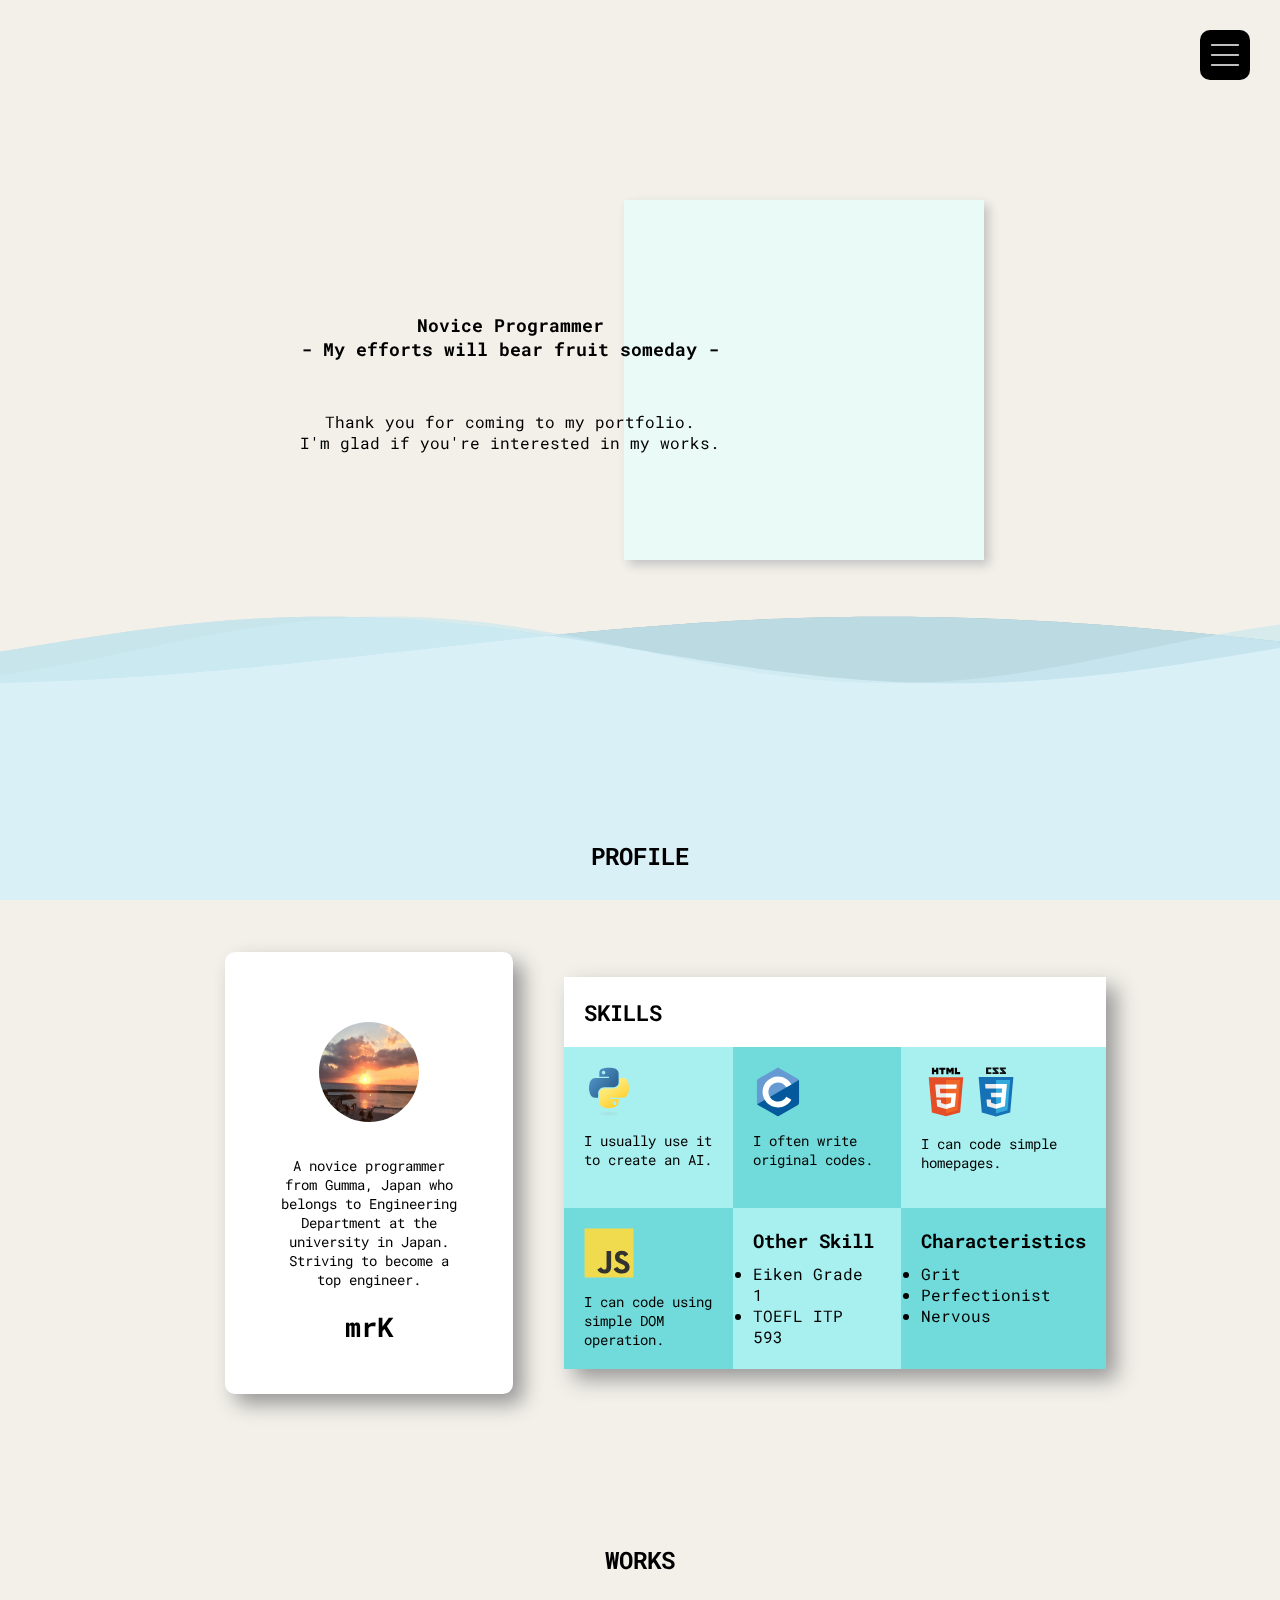
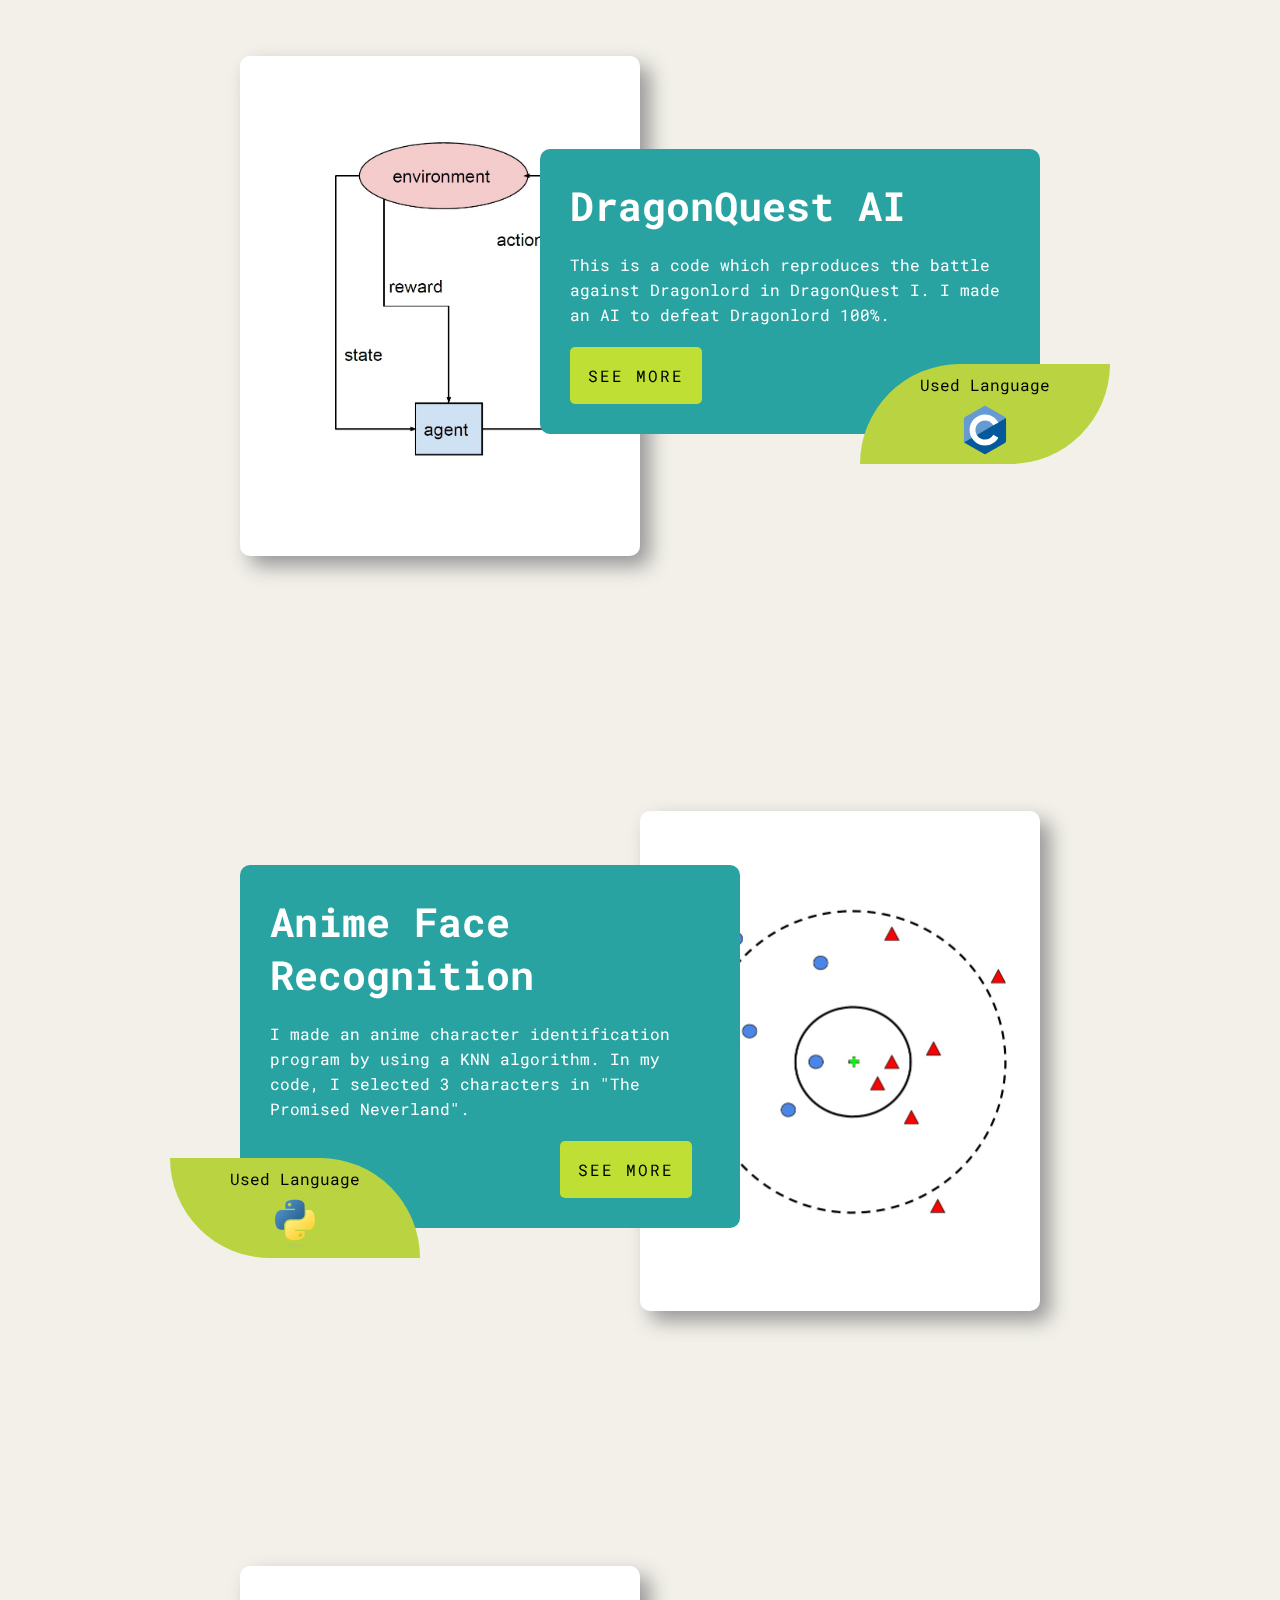
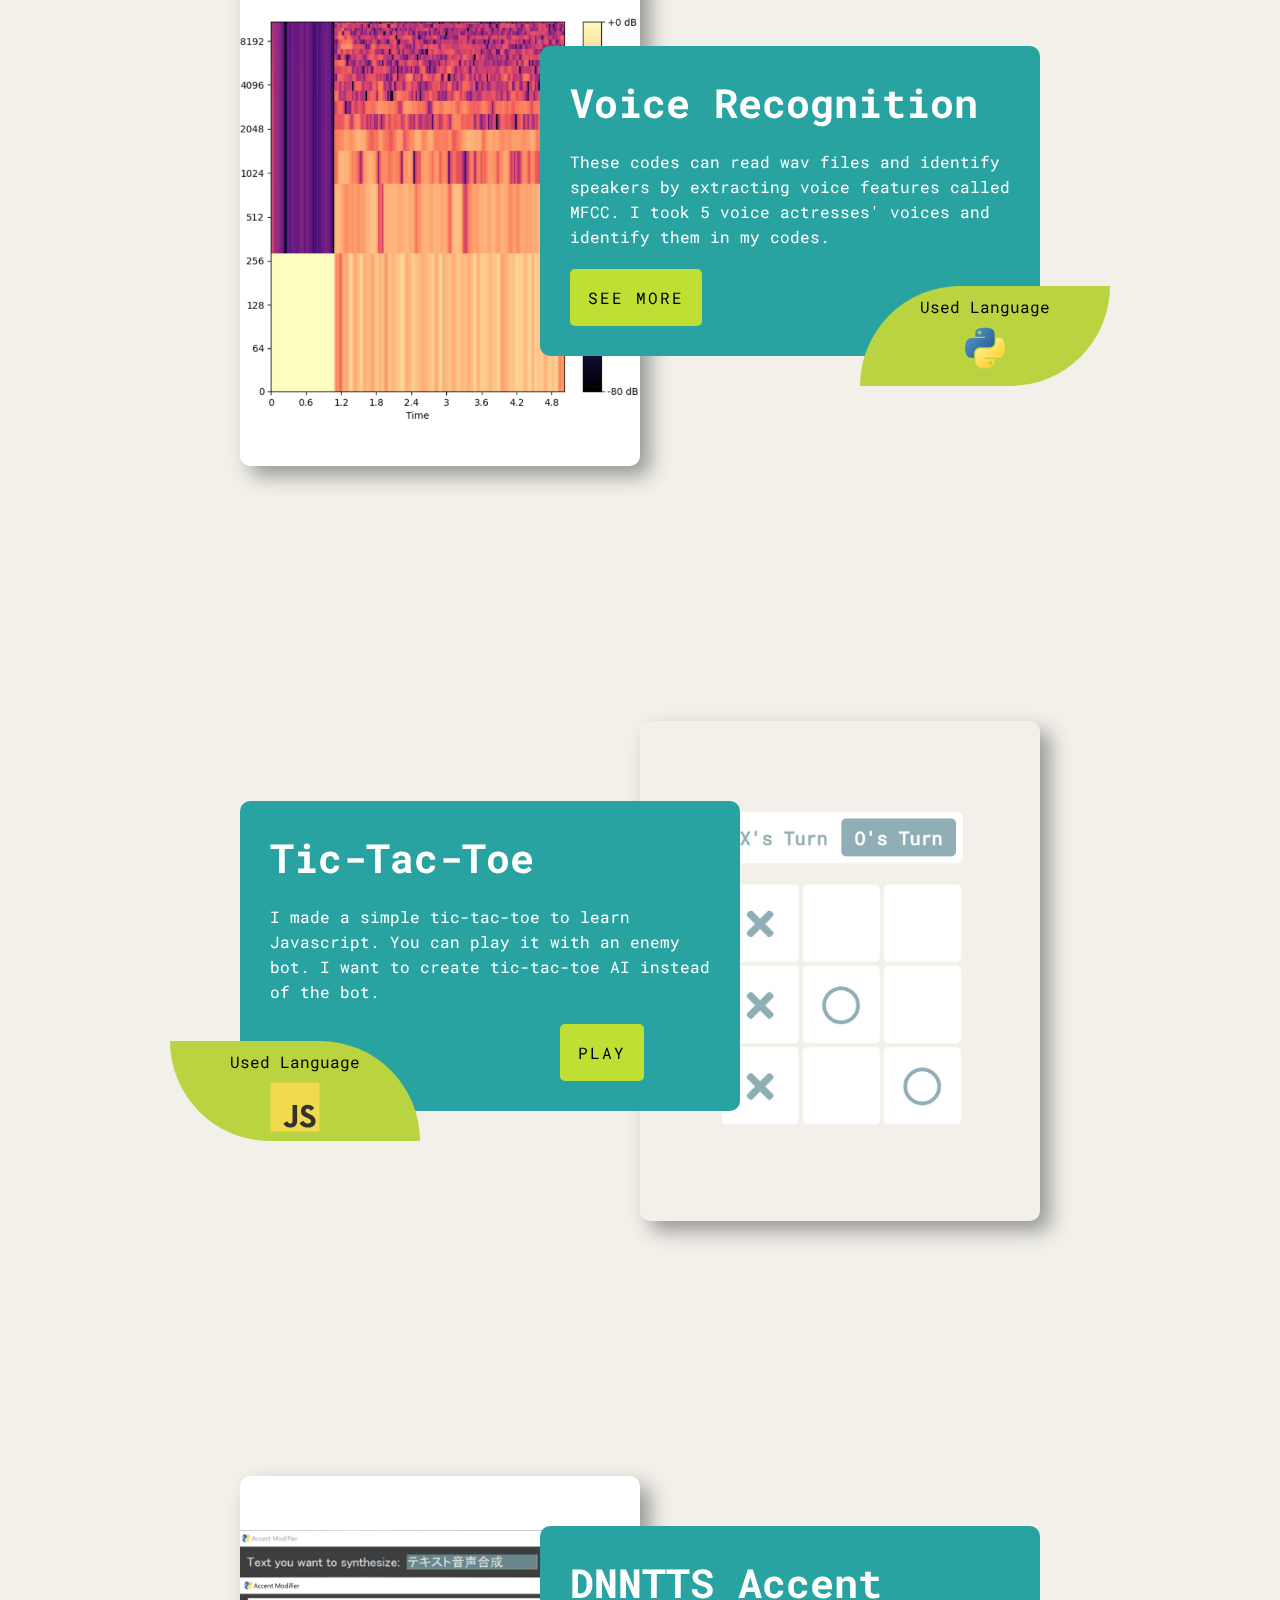
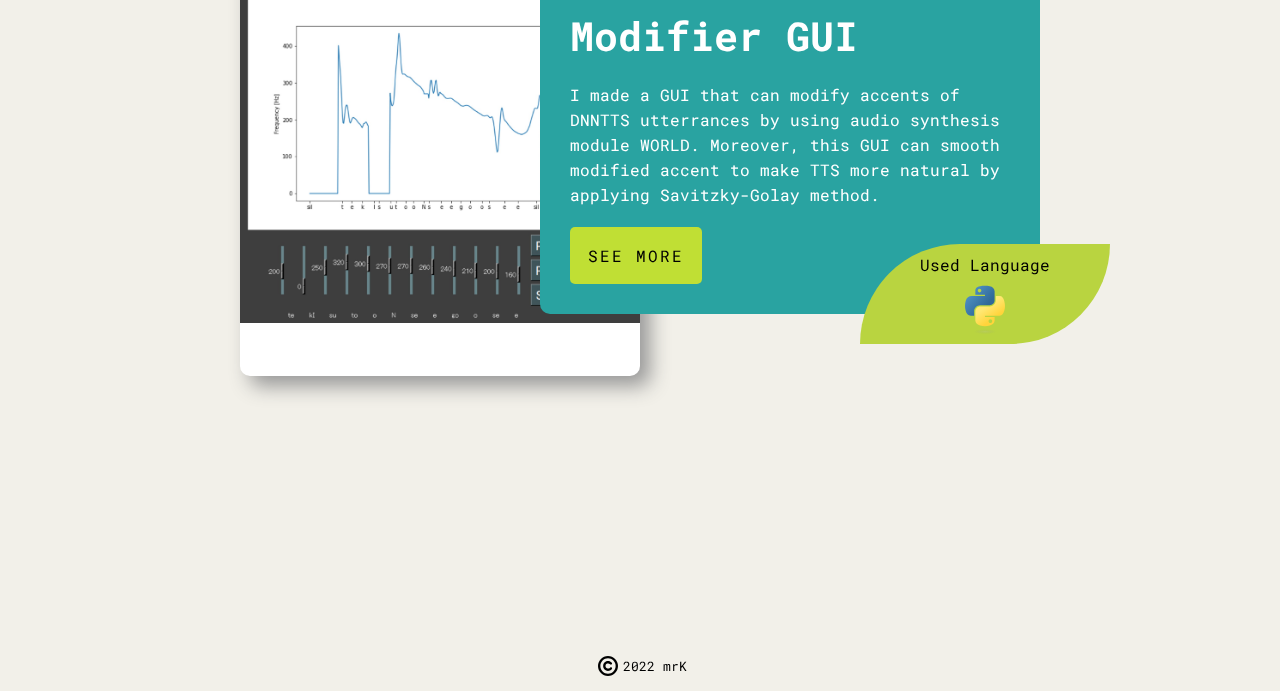
<file: index.html>
<!DOCTYPE html>
<html lang="en">
<head>
    <meta charset="UTF-8">
    <meta http-equiv="X-UA-Compatible" content="IE=edge">
    <meta name="viewport" content="width=device-width, initial-scale=1.0">
    <link rel="stylesheet" href="style.css">
    <link rel="preconnect" href="https://fonts.gstatic.com">
    <link href="https://fonts.googleapis.com/css2?family=Roboto+Mono:wght@100;400&display=swap" rel="stylesheet">
    <title>mrK's portfolio</title>
</head>
<body>
    <div class="wave">
        <canvas id="waveCanvas"></canvas>
        <canvas id="waveCanvas2"></canvas>
        <canvas id="waveCanvas3"></canvas>
    </div>
    </div>
    <div id="navigation">
        <div class="nav-icon">
            <svg xmlns="http://www.w3.org/2000/svg" fill="none" viewBox="0 0 24 24" stroke="currentColor">
                <path stroke-linecap="round" stroke-linejoin="round" stroke-width="1" d="M4 6h16M4 12h16M4 18h16" />
            </svg>
        </div>
    </div>
    <div id="nav-content">
        <div class="close-btn">
          <svg xmlns="http://www.w3.org/2000/svg" fill="none" viewBox="0 0 24 24" stroke="currentColor">
            <path stroke-linecap="round" stroke-linejoin="round" stroke-width="2" d="M6 18L18 6M6 6l12 12" />
          </svg>
        </div>
        <div class="wrapper">
          <h2 class="section-heading">Menu</h2>
          <nav>
            <ul>
              <li><a data-text="Home" href="#home">Home</a></li>
              <li><a data-text="Profile" href="#profile">Profile</a></li>
              <li><a data-text="Works" href="#works">Works</a></li>
            </ul>
          </nav>
        </div>
      </div>
    </div>

    <div id="home">
        <div class="quote-wrapper">
            <h3>
                Novice Programmer
                <br>
                - My efforts will bear fruit someday -
            </h3>
            <p>
                Thank you for coming to my portfolio.
                <br>
                I'm glad if you're interested in my works.
            </p>
        </div>
        <div class="fluid"></div>
    </div>

    <div id="profile">
        <div class="title-wrapper">
            <h2>PROFILE</h2>
        </div>

        <div class="content-wrapper">
            <div class="img-wrapper">
                <img src="img/bg_home.jpg">
                <p>
                    A novice programmer from Gumma, Japan 
                    who belongs to Engineering Department 
                    at the university in Japan.
                    <br>
                    Striving to become a top engineer.
                </p>
                <h2>mrK</h2>
            </div>
            <div class="skills-wrapper">
                <div class="skill-title-wrapper">
                    <p>SKILLS</p>
                </div>
                <div class="skill-wrapper skillA">
                    <img src="img/python.svg">
                    <p>I usually use it to create an AI.</p>
                </div>
                <div class="skill-wrapper skillB">
                    <img src="img/C.svg">
                    <p>I often write original codes.</p>
                </div>
                <div class="skill-wrapper skillC">
                    <div>
                        <img src="img/html5.svg">
                        <img src="img/css3.svg">
                    </div>
                    <p>I can code simple homepages.</p>
                </div>
                <div class="skill-wrapper skillD">
                    <img src="img/javascript.svg">
                    <p>I can code using simple DOM operation.</p>
                </div>
                <div class="skill-wrapper skillE">
                    <h3>Other Skill</h3>
                    <p></p>
                    <li>Eiken Grade 1</li>
                    <li>TOEFL ITP 593</li>
                </div>
                <div class="skill-wrapper skillF">
                    <h3>Characteristics</h3>
                    <p></p>
                    <li>Grit</li>
                    <li>Perfectionist</li>
                    <li>Nervous</li>
                </div>
            </div>
        </div>
    </div>

    <div id="works">
        <div class="title-wrapper">
            <h2>WORKS</h2>
        </div>

        <section>
            <div class="container">
                <div class="container-left work1"></div>
                <div class="container-right">
                    <div class="container-right-top">
                        <div>
                            <h1>DragonQuest AI</h1>
                            <p>
                                This is a code which reproduces 
                                the battle against Dragonlord in 
                                DragonQuest I. I made an AI to 
                                defeat Dragonlord 100%.
                            </p>
                            <a href="https://github.com/mrK-19/portfolio/tree/main/DragonQuestAI">See More</a>
                        </div>
                    </div>
                    <div class="container-footer">
                        <div class="footer-img-wrapper">
                            <p>Used Language</p>
                            <img src="img/C.svg">
                        </div>
                    </div>
                </div>
            </div>
        </section>

        <section>
            <div class="container-reverse">
                <div class="container-right-reverse">
                    <div class="container-right-top">
                        <div>
                            <h1>Anime Face Recognition</h1>
                            <p>
                                I made an anime character identification program 
                                by using a KNN algorithm. In my code, 
                                I selected 3 characters in "The Promised Neverland".
                            </p>
                            <a href="https://github.com/mrK-19/portfolio/tree/main/Anime%20Face%20Recognition">See More</a>
                        </div>
                    </div>
                    <div class="container-footer-reverse">
                        <div class="footer-img-wrapper footer-img-wrapper-reverse">
                            <p>Used Language</p>
                            <img src="img/python.svg">
                        </div>
                    </div>
                </div>
                <div class="container-left-reverse work2"></div>
            </div>
        </section>

        <section>
            <div class="container">
                <div class="container-left work3"></div>
                <div class="container-right">
                    <div class="container-right-top">
                        <div>
                            <h1>Voice Recognition</h1>
                            <p>
                                These codes can read wav files and 
                                identify speakers by extracting voice 
                                features called MFCC. I took 5 voice 
                                actresses' voices and identify them 
                                in my codes.
                            </p>
                            <a href="https://github.com/mrK-19/portfolio/tree/main/VoiceRecognition">See More</a>
                        </div>
                    </div>
                    <div class="container-footer">
                        <div class="footer-img-wrapper">
                            <p>Used Language</p>
                            <img src="img/python.svg">
                        </div>
                    </div>
                </div>
            </div>
        </section>

        <section>
            <div class="container-reverse">
                <div class="container-right-reverse">
                    <div class="container-right-top">
                        <div>
                            <h1>Tic-Tac-Toe</h1>
                            <p>
                                I made a simple tic-tac-toe to learn Javascript. 
                                You can play it with an enemy bot. I want to create 
                                tic-tac-toe AI instead of the bot.
                            </p>
                            <a href="tic-tac-toe.html">PLAY</a>
                        </div>
                    </div>
                    <div class="container-footer-reverse">
                        <div class="footer-img-wrapper footer-img-wrapper-reverse">
                            <p>Used Language</p>
                            <img src="img/javascript.svg">
                        </div>
                    </div>
                </div>
                <div class="container-left-reverse work4"></div>
            </div>
        </section>
        
        <section>
            <div class="container">
                <div class="container-left work5"></div>
                <div class="container-right">
                    <div class="container-right-top">
                        <div>
                            <h1>DNNTTS Accent Modifier GUI</h1>
                            <p>
                                I made a GUI that can modify accents of DNNTTS 
                                utterrances by using audio synthesis module WORLD.
                                Moreover, this GUI can smooth modified accent to make
                                TTS more natural by applying Savitzky-Golay method.
                            </p>
                            <a href="https://github.com/mrK-19/portfolio/tree/main/DNNTTS_GUI">See More</a>
                        </div>
                    </div>
                    <div class="container-footer">
                        <div class="footer-img-wrapper">
                            <p>Used Language</p>
                            <img src="img/python.svg">
                        </div>
                    </div>
                </div>
            </div>
        </section>
    </div>

    <footer>
        <img src="img/copyright.svg">
        <p>2022 mrK</p>
    </footer>

    <script src="main.js"></script>
</body>
</html>
</file>
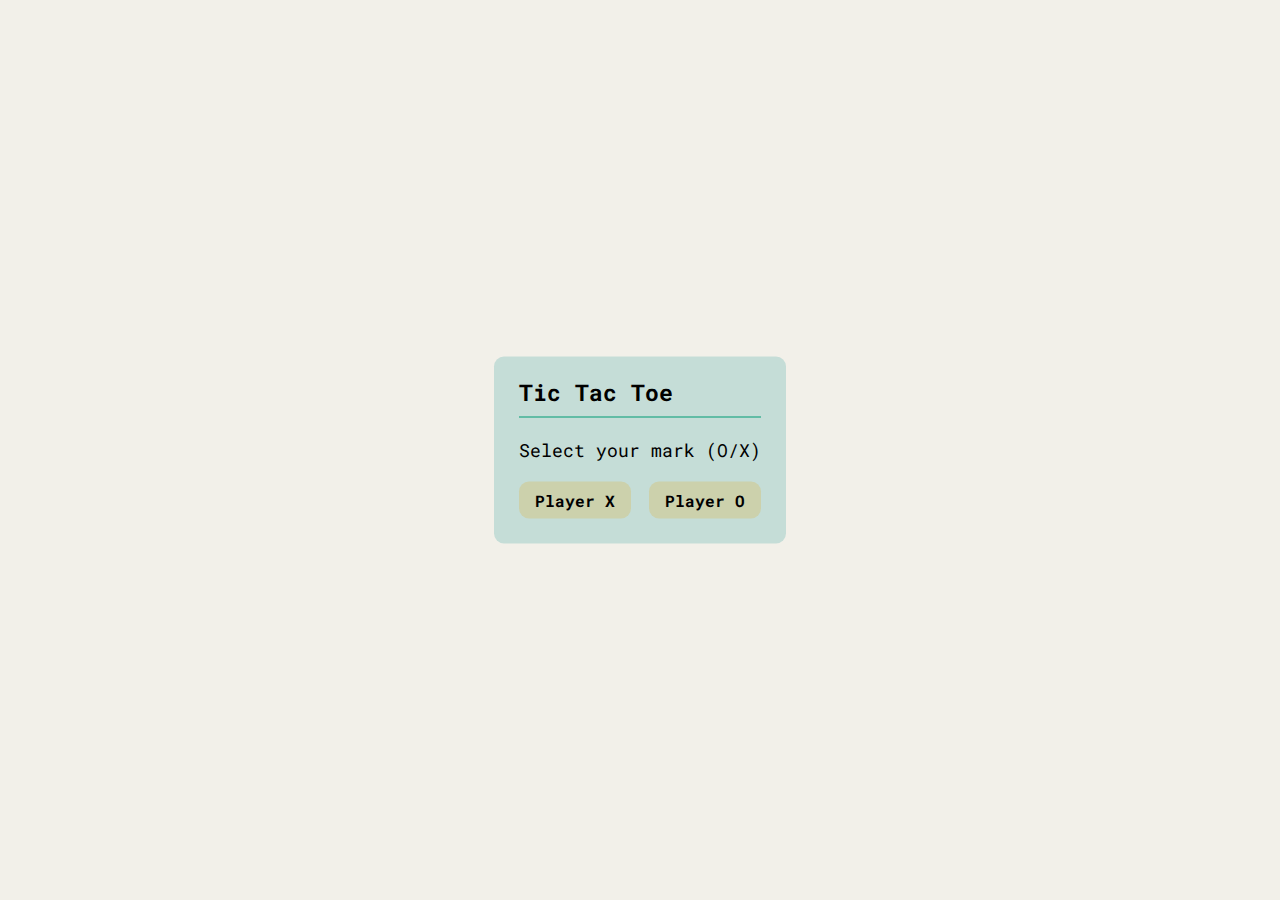
<file: tic-tac-toe.html>
<!DOCTYPE html>
<html lang="en">
<head>
    <meta charset="UTF-8">
    <meta http-equiv="X-UA-Compatible" content="IE=edge">
    <meta name="viewport" content="width=device-width, initial-scale=1.0">
    <link href="https://fonts.googleapis.com/css2?family=Roboto+Mono:wght@100;400&display=swap" rel="stylesheet">
    <link rel="stylesheet" href="tic-tac-toe.css">
    <link rel="stylesheet" href="https://cdnjs.cloudflare.com/ajax/libs/font-awesome/5.15.3/css/all.min.css"/>
    <title>Tic Tac Toe Game | mrK's portfolio</title>
</head>
<body>
    <!-- select box -->
    <div class="select-box">
        <header>Tic Tac Toe</header>
        <div class="content">
            <div class="title">Select your mark (O/X)</div>
            <div class="options">
                <div class="playerX">Player X</div>
                <div class="playerO">Player O</div>
            </div>
        </div>
    </div>

    <!-- playboard section -->
    <div class="playboard">
        <div class="details">
            <div class="players">
                <span class="Xturn">X's Turn</span>
                <span class="Oturn">O's Turn</span>
                <div class="slider"></div>
            </div>
        </div>
        <div class="play-area">
            <section>
                <span class="box1"></span>
                <span class="box2"></span>
                <span class="box3"></span>
            </section>
            <section>
                <span class="box4"></span>
                <span class="box5"></span>
                <span class="box6"></span>
            </section>
            <section>
                <span class="box7"></span>
                <span class="box8"></span>
                <span class="box9"></span>
            </section>
        </div>
    </div>

    <!-- result box -->
    <div class="result-box">
        <div class="won-text"></div>
        <div class="btn">
            <p>Replay</p>
        </div>
    </div>

    <script src="tic-tac-toe.js"></script>
</body>
</html>
</file>
<file: style.css>
*{
    margin: 0;
    padding: 0;
}
html{
    overflow-x: hidden;
}
body{
    background-color: #f2f0e9;
    font-family: "Roboto Mono", monospace, sans-serif;
}
a{
    text-decoration: none;
    color: #000000;
}


/* wave screen */
.wave{
    position: relative;
    z-index: -10;
}
canvas{
    position: fixed;
    bottom: 0;
    left: 0;
    width: 100%;
}


/* navigation screen */
#navigation{
    position: fixed;
    top: 30px;
    right: 30px;
    height: auto;
    z-index: 100;
}
#navigation .nav-icon{
    width: 50px;
	height: 50px;
	cursor: pointer;
	background-color: #000000;
    border-radius: 10px;
	display: flex;
	align-items: center;
	justify-content: center;
    transition: .3s ease;
}
#navigation .nav-icon svg{
    color: #ffffff;
    width: 80%;
    transition: .3s ease;
}
#navigation .nav-icon:hover{
    background: #ffffff;
}
#navigation .nav-icon:hover svg{
    color: #000000;
}
#nav-content{
    position: fixed;
    right: 0;
    width: 80%;
    height: 100%;
    max-width: 600px;
    z-index: 100;
    background-color: #000000;
    color: #ffffff;
    display: flex;
    align-items: center;
    justify-content: center;
    overflow: hidden;
    transform: translateX(105%);
    transition: .3s ease transform;
}
#nav-content.show{
    transform: translateX(0);
    box-shadow: -6px 0 29px 7px #000000a3;
}
#nav-content .section-heading{
    text-align: left;
    padding-bottom: 100px;
    font-size: 3.5rem;
    text-shadow: 10px -10px #196e6a65;
}
#nav-content .wrapper{
    width: 70%;
    position: relative;
}
#nav-content ul{
    list-style: none;
    text-align: left;
}
#nav-content ul li{
    margin-bottom: 2rem;
}
#nav-content ul li a{
    display: inline;
    color: #ffffff;
    width: 100%;
    font-size: 2rem;
}
#nav-content ul li p:hover{
    cursor: pointer;
}
#nav-content ul li a::after{
    content: attr(data-text);
    pointer-events: none;
    position: absolute;
    right: -300px;
    bottom: 30%;
    width: 100%;
    color: #a5e0fc;
    opacity: 0;
    z-index: -1;
    text-align: center;
    transform: rotate(90deg) scale(4);
    transition: .3s ease;
    transition-property: opacity, transform;
}
#nav-content ul li a:hover::after{
    opacity: 0.3;
    transform: rotate(90deg) scale(4) translateY(35px);
}
#nav-content .close-btn {
	position: absolute;
	right: 30px;
	top: 30px;
	color: white;
	width: 50px;
	height: 50px;
	display: flex;
	align-items: center;
	justify-content: center;
    border-radius: 10px;
	cursor: pointer;
	transition: 0.5s ease background-color;
}
#nav-content .close-btn svg{
    width: 80%;
}
#nav-content .close-btn:hover{
    background: #ffffff;
    color: #000000;
}

@media only screen and (max-width: 426px){
    #navigation{
        display: none;
    }
    #nav-content{
        display: none;
    }
}


/* home screen */
#home{
    padding: 200px 0;
    display: flex;
    align-items: center;
    justify-content: center;
}
.quote-wrapper{
    text-align: center;
}
.quote-wrapper h3{
    margin: 5px;
    font-size: 18px;
}
.quote-wrapper p{
    margin-top: 50px;
}
.fluid{
    width: 40vh;
    height: 40vh;
    margin-left: -100px;
    background: #eafaf6;
    box-shadow: 5px 5px 10px #c4c4c4;
    z-index: -1;
    animation: fluidchange 5s ease 0s infinite, fluidrotate 30s ease 0s infinite;
}
@keyframes fluidchange{
    0%, 60%, 100%{
        border-radius: 30% 70% 70% 30% / 30% 30% 70% 70%;
    }
    3%, 57%, 63%, 99%{
        border-radius: 33% 67% 68% 32% / 33% 27% 73% 67%;
    }
    6%, 54%, 66%, 98%{
        border-radius: 36% 64% 65% 35% / 36% 24% 76% 64%;
    }
    9%, 51%, 69%, 97%{
        border-radius: 40% 60% 61% 39% / 39% 21% 79% 61%;
    }
    12%, 48%, 72%, 96%{
        border-radius: 43% 57% 58% 42% / 42% 18% 82% 58%;
    }
    15%, 45%, 75%, 95%{
        border-radius: 46% 54% 53% 47% / 45% 15% 85% 55%;
    }
    18%, 42%, 78%, 94%{
        border-radius: 49% 51% 48% 52% / 48% 18% 82% 52%;
    }
    21%, 39%, 81%, 93%{
        border-radius: 52% 48% 45% 55% / 51% 21% 79% 49%;
    }
    24%, 36%, 84%, 92%{
        border-radius: 55% 45% 48% 52% / 54% 24% 76% 46%;
    }
    27%, 33%, 87%, 91%{
        border-radius: 58% 42% 51% 49% / 57% 27% 73% 43%;
    }
    30%, 90%{
        border-radius: 61% 39% 50% 50% / 60% 30% 70% 40% ;
    }
}
@keyframes fluidrotate{
    0%{
        transform: rotate(0deg);
    }
    5%{
        transform: rotate(18deg);
    }
    10%{
        transform: rotate(36deg);
    }
    15%{
        transform: rotate(54deg);
    }
    20%{
        transform: rotate(72deg);
    }
    25%{
        transform: rotate(90deg);
    }
    30%{
        transform: rotate(108deg);
    }
    35%{
        transform: rotate(126deg);
    }
    40%{
        transform: rotate(144deg);
    }
    45%{
        transform: rotate(162deg);
    }
    50%{
        transform: rotate(180deg);
    }
    55%{
        transform: rotate(198deg);
    }
    60%{
        transform: rotate(216deg);
    }
    65%{
        transform: rotate(234deg);
    }
    70%{
        transform: rotate(252deg);
    }
    75%{
        transform: rotate(270deg);
    }
    80%{
        transform: rotate(288deg);
    }
    85%{
        transform: rotate(306deg);
    }
    90%{
        transform: rotate(324deg);
    }
    95%{
        transform: rotate(342deg);
    }
    100%{
        transform: rotate(360deg);
    }
}

@media only screen and (max-width: 786px){
    .quote-wrapper h3{
        margin: 0;
        font-size: 16px;
    }
    .quote-wrapper p{
        font-size: 13px;
    }
    .fluid{
        width: 20vh;
        height: 20vh;
        margin-top: -100px;
    }
}


/* profile screen */
#profile{
    padding: 80px 5vw 100px;
}
.title-wrapper{
    text-align: center;
    margin-bottom: 80px;
}
.content-wrapper{
    display: flex;
    align-items: center;
    justify-content: center;
}
.img-wrapper{
    box-shadow: 10px 10px 20px #979797;
    border-radius: 10px;
    margin: 0 4vw;
    padding: 50px 0;
    text-align: center;
    width: 25%;
    background-color: #ffffff;
}
.img-wrapper img{
    padding: 20px;
    width: 100px;
    height: 100px;
    border-radius: 500px;
}
.img-wrapper p{
    margin: 10px 50px;
    font-size: 14px;
}
.img-wrapper h2{
    margin-top: 20px;
    font-size: 27px;
}
.skills-wrapper{
    width: 47%;
    display: grid;
    grid-template-rows: 70px 1fr 1fr;
    grid-template-columns: 1fr 1fr 1fr;
    box-shadow: 10px 10px 20px #979797;
}
.skill-title-wrapper{
    grid-row: 1/2;
    grid-column: 1/4;
    display: flex;
    align-items: center;
    background-color: #ffffff;
}
.skill-title-wrapper p{
    font-weight: bold;
    font-size: 22px;
    padding-left: 20px;
    color: #000000;
}
.skill-wrapper{
    padding: 20px;
}
.skill-wrapper img{
    width: 50px;
    height: 50px;
}
.skill-wrapper p{
    font-size: 14px;
    margin-top: 10px;
}
.skillA{
    grid-row: 2/3;
    grid-column: 1/2;
    background-color: hsl(179, 70%, 80%);
}
.skillB{
    grid-row: 2/3;
    grid-column: 2/3;
    background-color: hsl(179, 60%, 65%);
}
.skillC{
    grid-row: 2/3;
    grid-column: 3/4;
    background-color: hsl(179, 70%, 80%);
}
.skillC div{
    display: flex;
    align-items: center;
    justify-content: left;
}
.skillC p{
    margin-top: 17px;
}
.skillD{
    grid-row: 3/4;
    grid-column: 1/2;
    background-color: hsl(179, 60%, 65%);
}
.skillE{
    grid-row: 3/4;
    grid-column: 2/3;
    background-color: hsl(179, 70%, 80%);
}
.skillF{
    grid-row: 3/4;
    grid-column: 3/4;
    background-color: hsl(179, 60%, 65%);
}

@media only screen and (max-width: 1120px){
    .img-wrapper{
        min-width: 249px;
    }
    .skills-wrapper{
        min-width: 394px;
    }
}
@media only screen and (max-width: 768px){
    .content-wrapper{
        display: initial;
    }
    .img-wrapper{
        width: 50%;
        margin: 0 auto;
        min-width: 279px;
    }
    .skills-wrapper{
        display: initial;
    }
    .skill-title-wrapper{
        width: 90%;
        margin: 70px auto 20px;
	background-color: transparent;
    }
    .skill-wrapper{
        display: flex;
        align-items: center;
        justify-content: space-between;
        width: 90%;
        margin: 0 auto;
    }
    .skill-wrapper p{
        display: flex;
        align-items: center;
        justify-content: center;
        margin-top: 0;
    }
}
@media only screen and (max-width: 500px){
    .skill-wrapper img{
        width: 30px;
        height: 30px;
    }
    .skill-wrapper p{
        font-size: 10px;
    }
}


/* works screen */
#works{
    padding: 50px 2vw 0;
}
/* .title-wrapper{
    margin-bottom: 30px;
}     already written in profile part */  
section{
    min-height: 75vh;
    width: 100%;
    margin: 80px 0 0;
}
.container, .container-reverse{
    width: 90%;
    max-width: 1000px;
    margin: 0 auto;
    display: flex;
    align-items: center;
    justify-content: center;
}
.container-left{
    width: 40%;
    height: 500px;
    border-radius: 10px;
    box-shadow: 10px 10px 20px #979797;
}
.container-right{
    width: 50%;
    min-height: 300px;
    max-height: 400px;
    margin-left: -100px;
}
.container-right-top{
    color: #ffffff;
    padding: 30px;
    background-color: hsl(179, 60%, 40%);
    border-radius: 10px;
}
.container-right-top h1{
    font-size: 40px;
    font-weight: bolder;
}
.container-right-top p{
    margin: 20px 0;
    font-weight: 400;
    line-height: 25px;
}
.container-right-top a{
    text-transform: uppercase;
    background-color: hsl(71, 73%, 54%);
    color: #000000;
    padding: 18px;
    display: inline-block;
    letter-spacing: 2px;
    border-radius: 5px;
}
.container-reverse .container-right-top a{
    margin-left: 290px;
}
.container-footer{
    text-align: right;
}
.footer-img-wrapper{
    display: inline-block;
    margin-top: -70px;
    margin-right: -70px;
    padding: 10px 50px 5px;
    width: 30%;
    text-align: center;
    border-radius: 100px 0 100px 0;
    background-color: hsl(71, 63%, 54%);
}
.footer-img-wrapper p{
    margin-bottom: 10px;
}
.footer-img-wrapper img{
    width: 50px;
    height: 50px;
}
.container-footer-reverse{
    text-align: left;
}
.footer-img-wrapper-reverse{
    display: inline-block;
    margin-top: -70px;
    margin-left: -70px;
    padding: 10px 50px 5px;
    width: 30%;
    text-align: center;
    border-radius: 0 100px 0 100px;
    background-color: hsl(71, 63%, 54%);
}
.container-right-reverse{
    width: 50%;
    min-height: 300px;
    max-height: 400px;
    z-index: 2;
}
.container-left-reverse{
    width: 40%;
    height: 500px;
    border-radius: 10px;
    margin-left: -100px;
    box-shadow: 10px 10px 20px #979797;
}

.work1{
    background: url("img/qlearning.jpg") no-repeat;
    background-position: center;
    background-size: contain;
    background-color: #ffffff;
}
.work2{
    background: url("img/knn.jpg") no-repeat;
    background-position: center;
    background-size: contain;
    background-color: #ffffff;
}
.work3{
    background: url("img/mfcc.jpg") no-repeat;
    background-position: center;
    background-size: contain;
    background-color: #ffffff;
}
.work4{
    background: url("img/tic-tac-toe.jpg") no-repeat;
    background-position: center;
    background-size: contain;
    background-color: #f2f0e9;
}
.work5{
    background: url("img/DNNTTS_GUI.jpg") no-repeat;
    background-position: center;
    background-size: contain;
    background-color: #ffffff;
}



@media only screen and (max-width: 768px){
    .container{
        flex-direction: column;
        width: 100%;
    }
    .container-left{
        width: 90%;
        height: 350px;
    }
    .container-right, .container-right-reverse{
        width: 70%;
        margin-left: 0;
        margin-top: -70px;
        height: 300px;
    }
    .container-right h1{
        font-size: 30px;
    }
    .container-reverse{
        flex-direction: column-reverse;
        width: 100%;
    }
    .container-left-reverse{
        width: 90%;
        height: 350px;
        margin-left: 0;
    }
    .container-right-reverse h1{
        font-size: 30px;
    }
}
@media only screen and (max-width: 640px){
    .container-right, .container-right-reverse{
        margin-left: 0;
        margin-top: -70px;
        height: 300px;
    }
    .container-right-top{
        padding: 15px;
    }
    .container-right-top p{
        font-size: 15px;
    }
    .container-right-top h1{
        font-size: 25px;
    }
    .container-right-top a{
        padding: 10px;
    }
    .footer-img-wrapper p{
        font-size: 12px;
        margin-bottom: 5px;
    }
    .footer-img-wrapper img{
        width: 40px;
        height: 40px;
    }
}
@media only screen and (max-width: 520px){
    .title-wrapper{
        margin-bottom: 20px;
    }
    #works section{
        margin-top: 20px;
        margin-bottom: 80px;
    }
    .container-right, .container-right-reverse{
        margin-top: -100px;
    }
    .container-right-top{
        padding: 15px;
    }
    .container-right-top p{
        font-size: 12px;
    }
    .container-right-top h1{
        font-size: 20px;
    }
    .container-right-top a{
        padding: 10px;
        font-size: 10px;
    }
    .footer-img-wrapper{
        margin-right: -30px;
        padding: 10px 20px 5px;
        min-width: 100px;
    }
    .footer-img-wrapper p{
        font-size: 10px;
        margin-bottom: 5px;
    }
    .footer-img-wrapper img{
        width: 30px;
        height: 30px;
    }
    .footer-img-wrapper-reverse{
        margin-left: -30px;
        padding: 10px 20px 5px;
        min-width: 100px;
    }
}
@media only screen and (max-width: 390px){
    .container-right, .container-right-reverse{
        width: 80%;
    }
}



/* footer */
footer{
    display: flex;
    align-items: center;
    justify-content: center;
    padding: 100px 0 10px;
}
footer img{
    width: 20px;
    height: 20px;
    margin: 5px;
    display: inline-block;
}
footer p{
    font-size: 13px;
}
</file>
<file: tic-tac-toe.css>
*{
    margin: 0;
    padding: 0;
}
html{
    overflow-x: hidden;
}
body{
    background-color: #f2f0e9;
    font-family: "Roboto Mono", monospace, sans-serif;
}


.select-box, .playboard, .result-box{
    position: absolute;
    top: 50%;
    left: 50%;
    transform: translate(-50%, -50%);
    transition: .3s ease;
}

.select-box{
    background-color: #c5ddd7;
    padding: 20px 25px 25px;
    border-radius: 10px;
}
.select-box.hide{
    opacity: 0;
    pointer-events: none;
    transform: translate(-50%, -50%) scale(0.9);
}
.select-box header{
    font-size: 23px;
    font-weight: bold;
    padding-bottom: 10px;
    border-bottom: 1px solid #009c75;
}
.select-box .title{
    font-size: 18px;
    padding: 20px 0;
}
.select-box .options{
    display: flex;
    align-items: center;
    justify-content: space-between;
    width: 100%;
}
.options div{
    font-size: 16px;
    font-weight: bold;
    cursor: pointer;
    text-align: center;
    padding: 8px 16px;
    background-color: #ccd1ac;
    border-radius: 10px;
    transition: .3s ease;
}
.options div:hover, .result-box .btn p:hover{
    transform: scale(0.9);
}

.playboard{
    opacity: 0;
    pointer-events: none;
    transform: translate(-50%, -50%) scale(0.9);
}
.playboard.show{
    opacity: 1;
    pointer-events: auto;
    transform: translate(-50%, -50%) scale(1);
}
.playboard .details{
    background-color: #ffffff;
    padding: 7px;
    border-radius: 7px;
}
.playboard .details .players{
    display: flex;
    align-items: center;
    justify-content: space-between;
    position: relative;
}
.playboard .details span{
    color: #90aeb6;
    width: 100%;
    border-radius: 5px;
    padding: 7px 0;
    text-align: center;
    font-size: 19px;
    font-weight: bold;
    cursor: default;
    position: relative;
    z-index: 5;
    transition: .3s ease;
}
.details span:first-child{
    color: #ffffff;
}
.details .slider{
    position: absolute;
    top: 0;
    left: 0;
    height: 100%;
    width: 50%;
    background-color: #90aeb6;
    border-radius: 5px;
    z-index: 2;
    transition: .3s ease;
}
.players.active span:first-child{
    color: #90aeb6;
}
.players.active span:nth-child(2){
    color: #ffffff;
}
.players.active .slider{
    left: 50%;
}
.playboard .play-area{
    margin-top: 20px;
}
.playboard section{
    display: flex;
}
.playboard section span{
    display: block;
    margin: 2px;
    width: 80px;
    height: 80px;
    background: #ffffff;
    border-radius: 5px;
    font-size: 40px;
    text-align: center;
    line-height: 80px;
    color: #90aeb6;
}

.result-box{
    background: #c5ddd7;
    padding: 20px;
    border-radius: 5px;
    max-width: 450px;
    width: 100%;
    opacity: 0;
    pointer-events: none;
    transform: translate(-50%, -50%) scale(0.9);
}
.result-box.show{
    opacity: 1;
    pointer-events: auto;
    transform: translate(-50%, -50%) scale(1);
}
.result-box .won-text{
    font-size: 20px;
    font-weight: 500;
    display: flex;
    align-items: center;
    justify-content: center;
}
.result-box .won-text p{
    font-weight: 700;
    margin: 0 10px;
}
.result-box .btn{
    display: flex;
    align-items: center;
    justify-content: center;
    margin-top: 20px;
}
.result-box .btn p{
    font-size: 16px;
    font-weight: 500;
    cursor: pointer;
    text-align: center;
    padding: 8px 16px;
    background-color: #ccd1ac;
    border-radius: 10px;
    transition: .3s ease;
}
</file>
